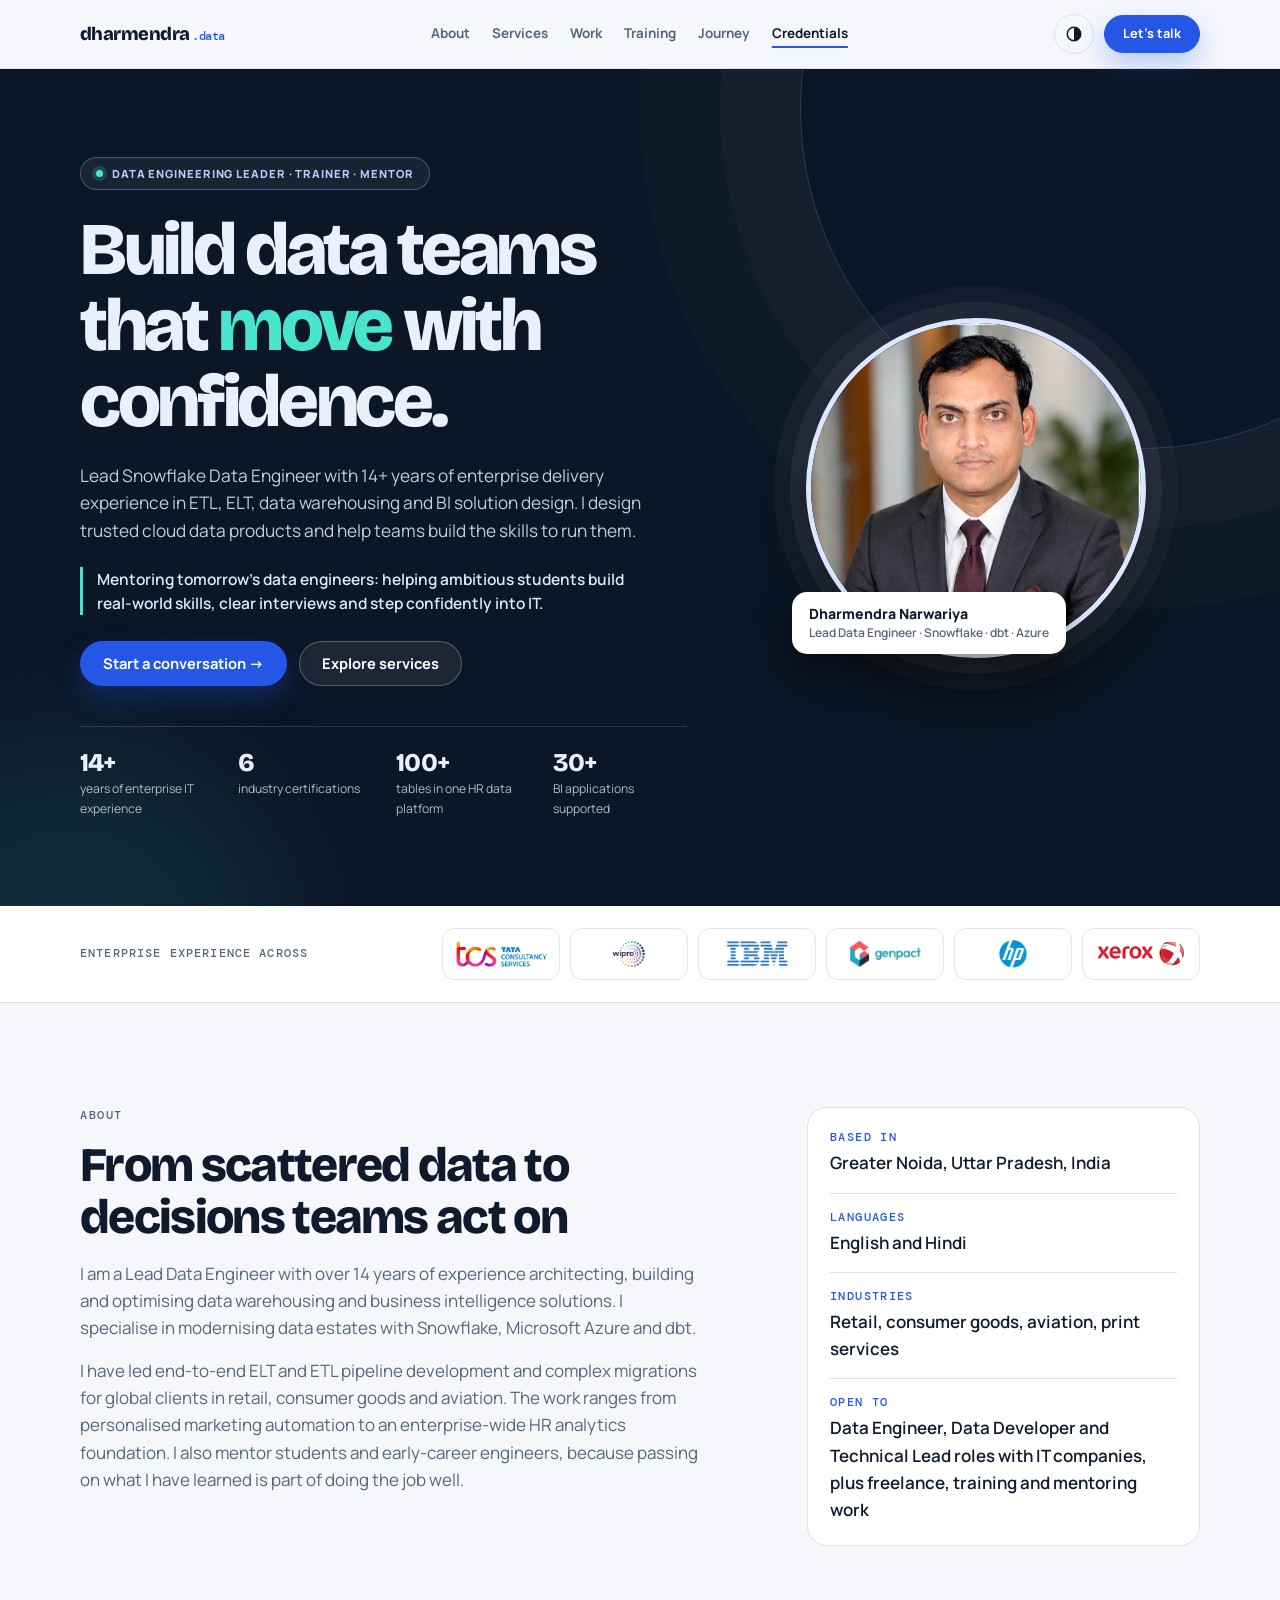
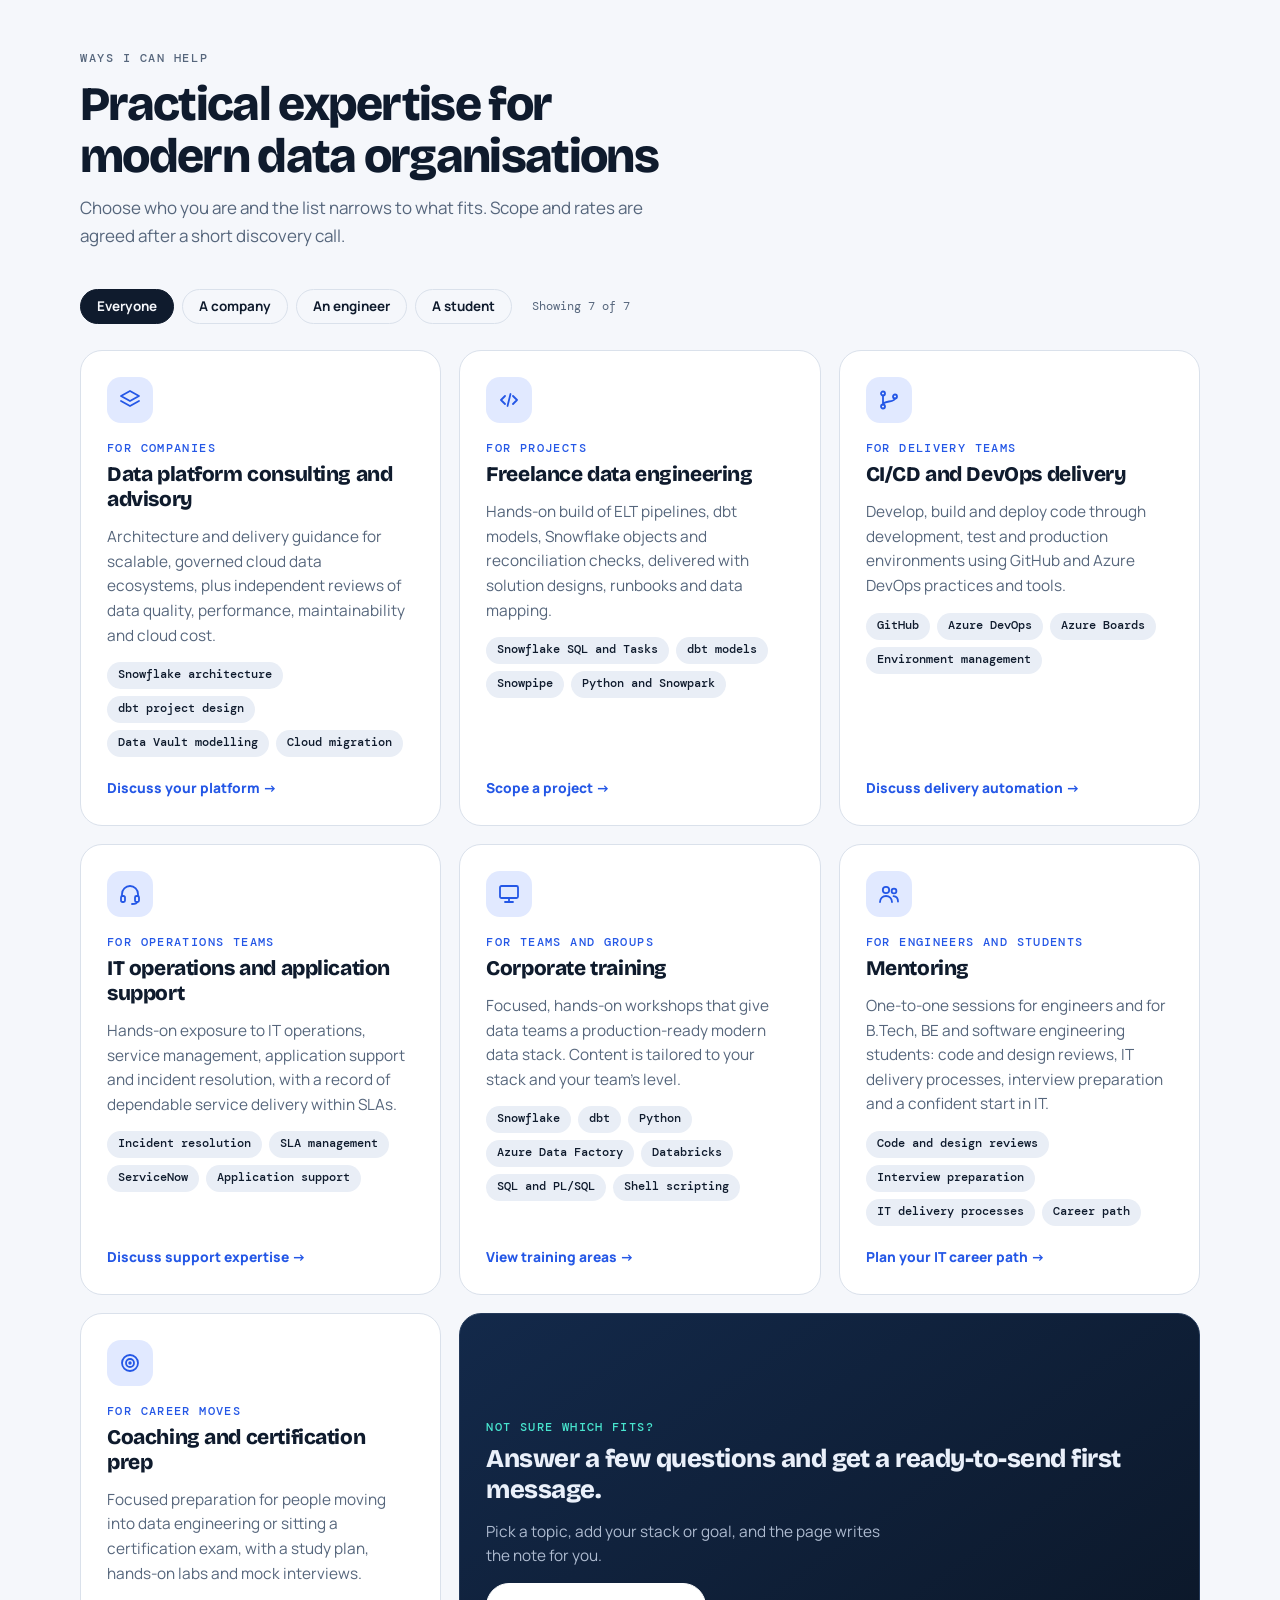
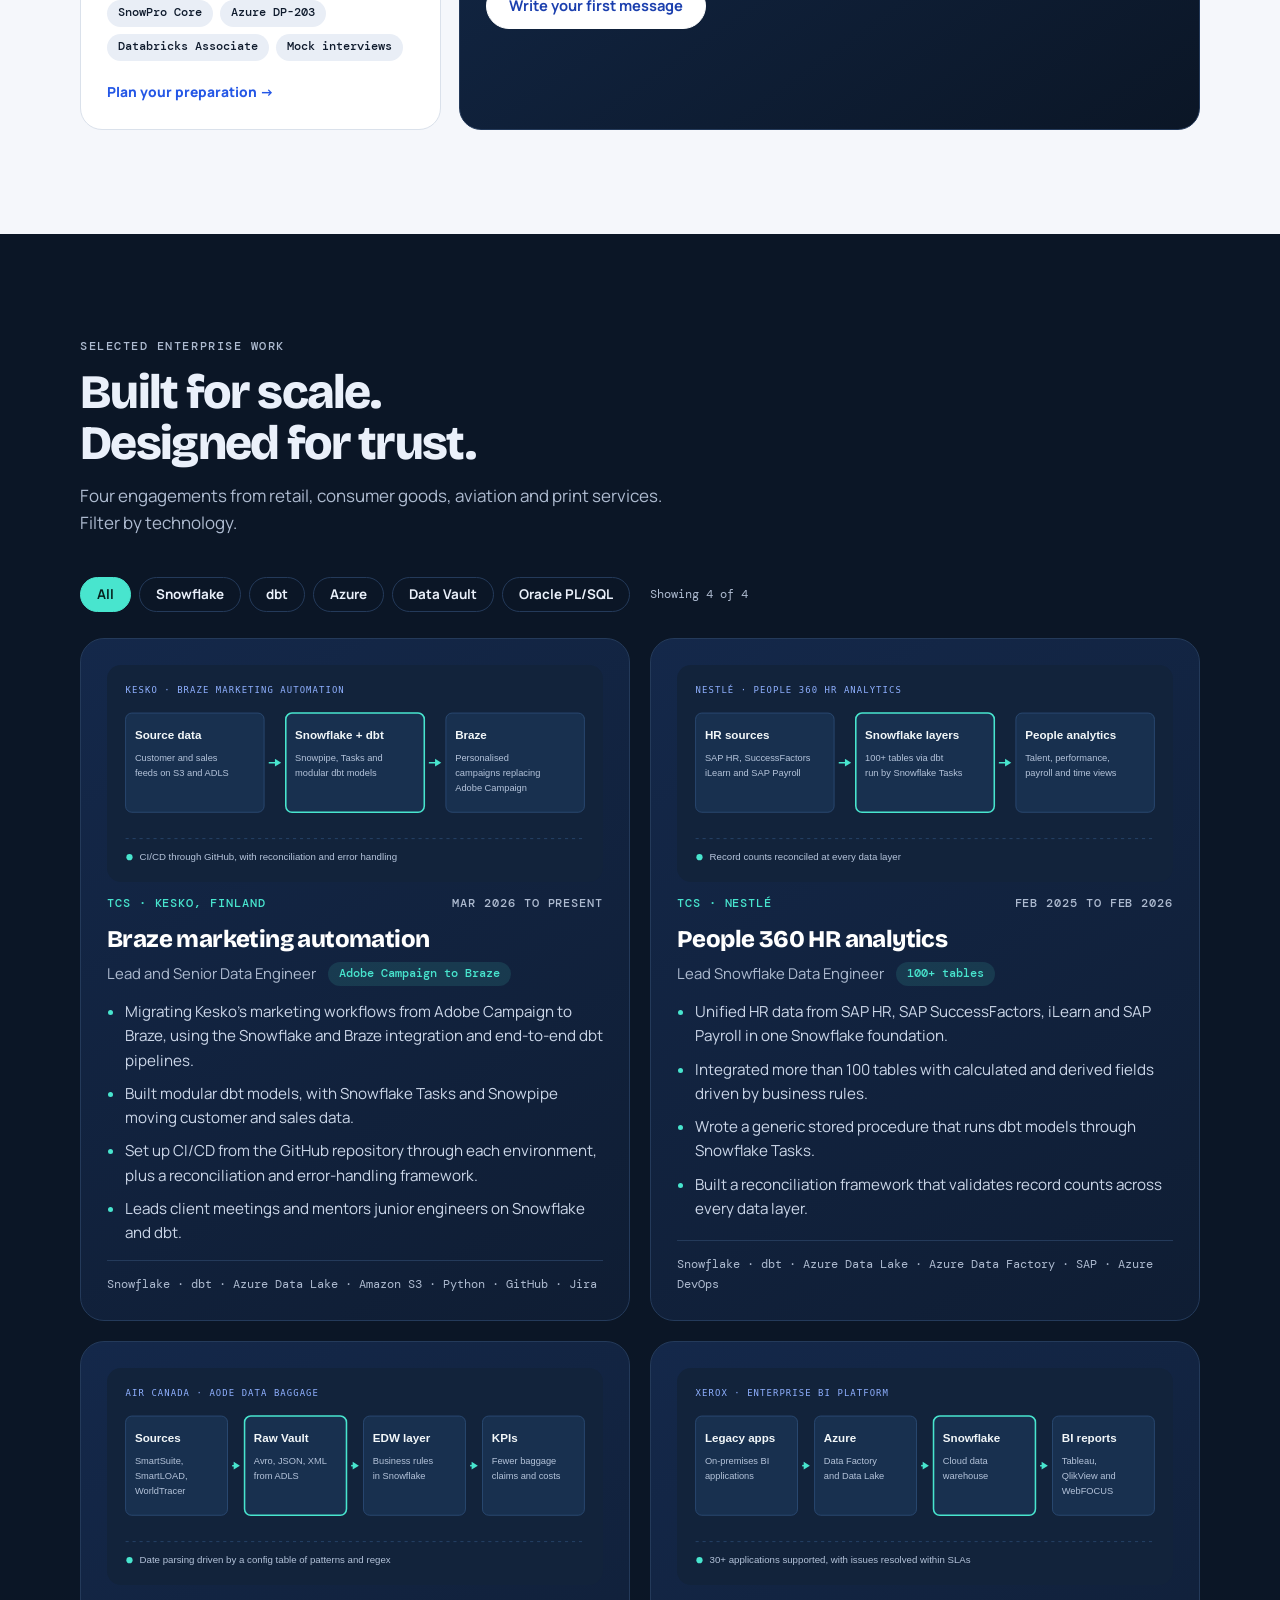
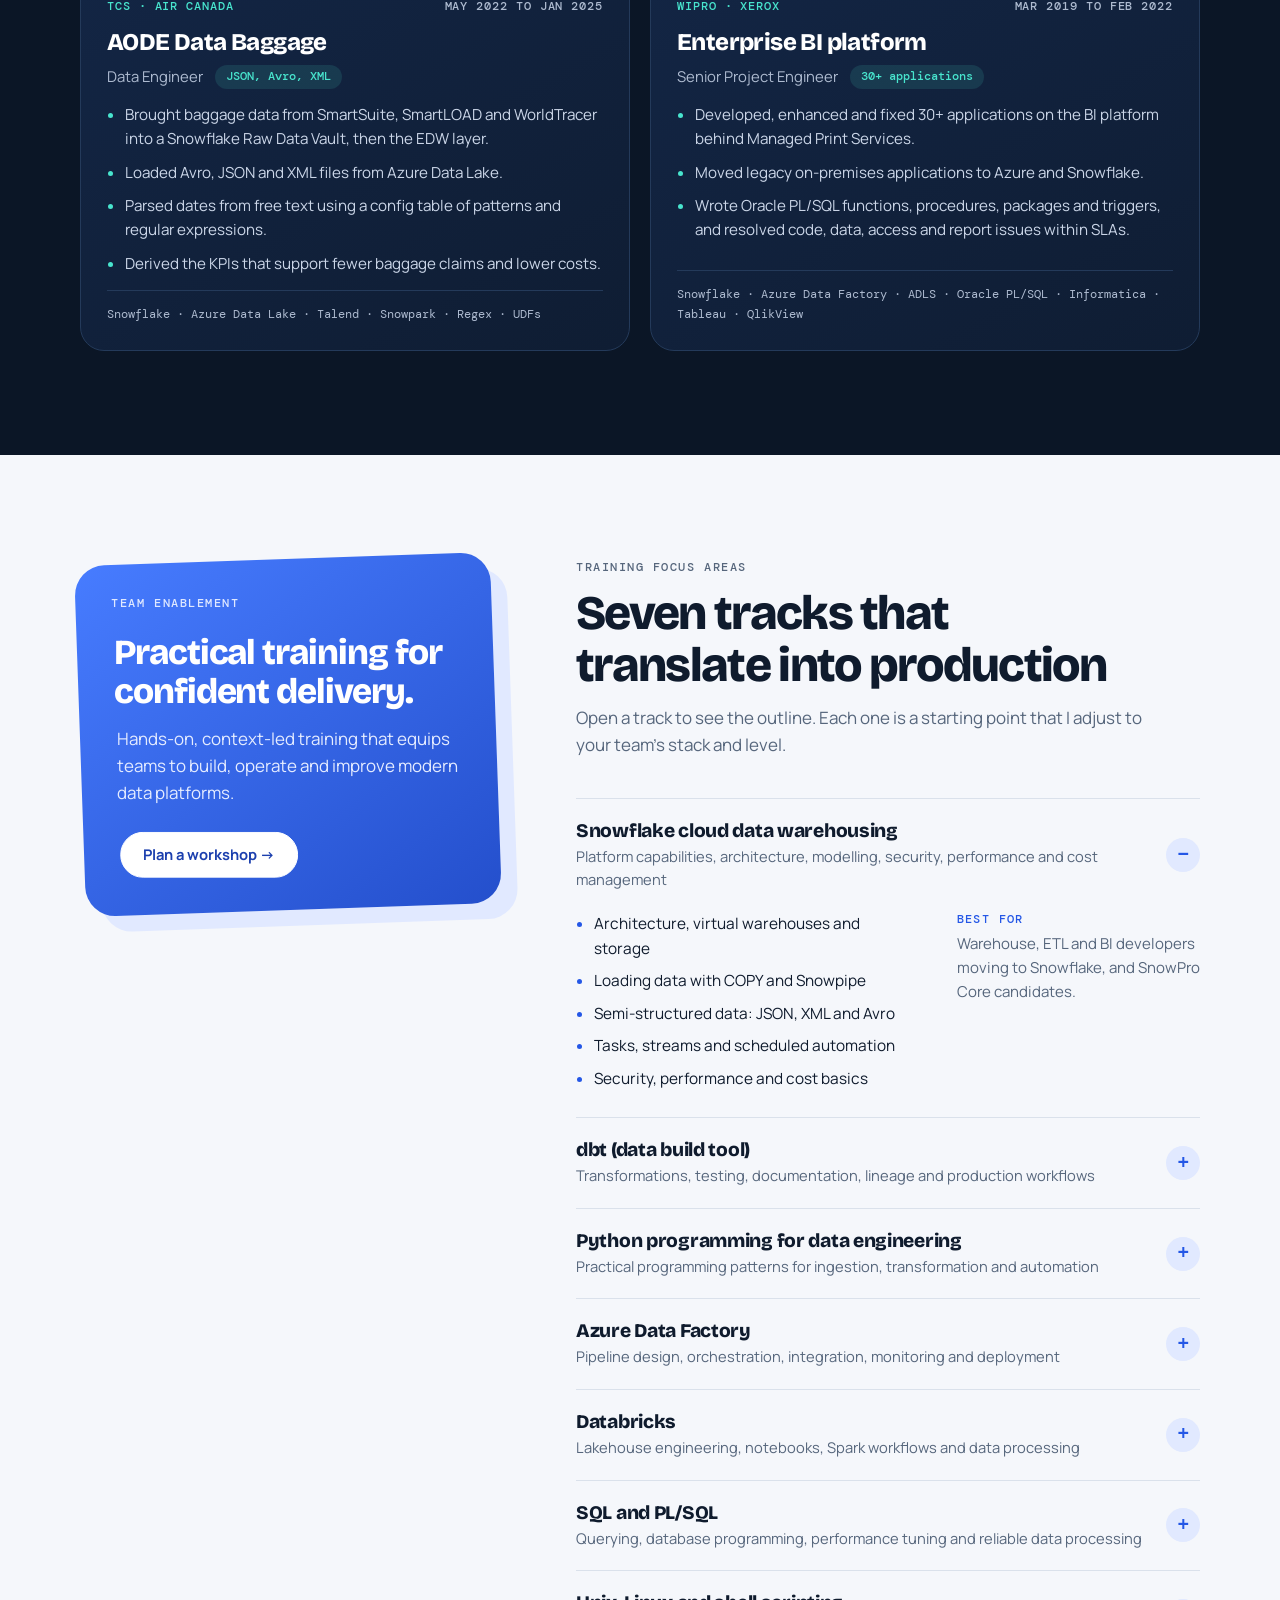
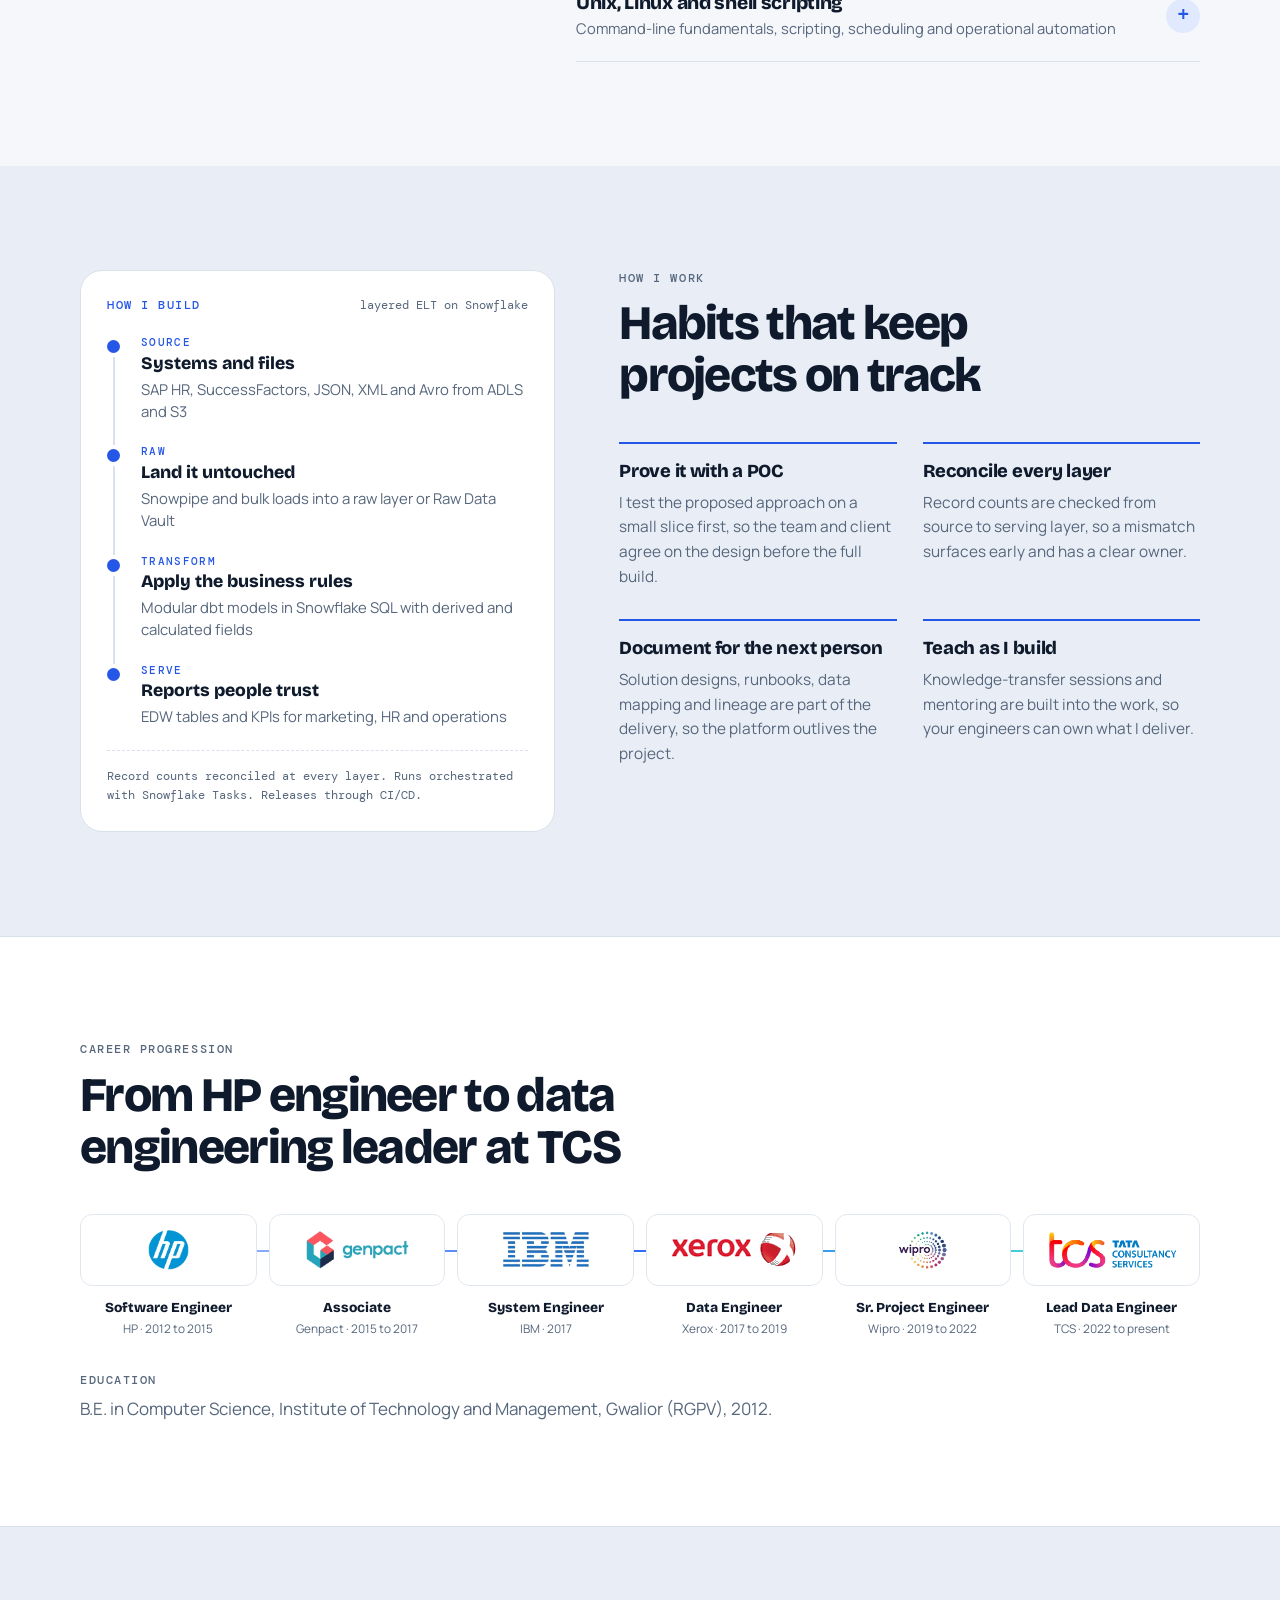
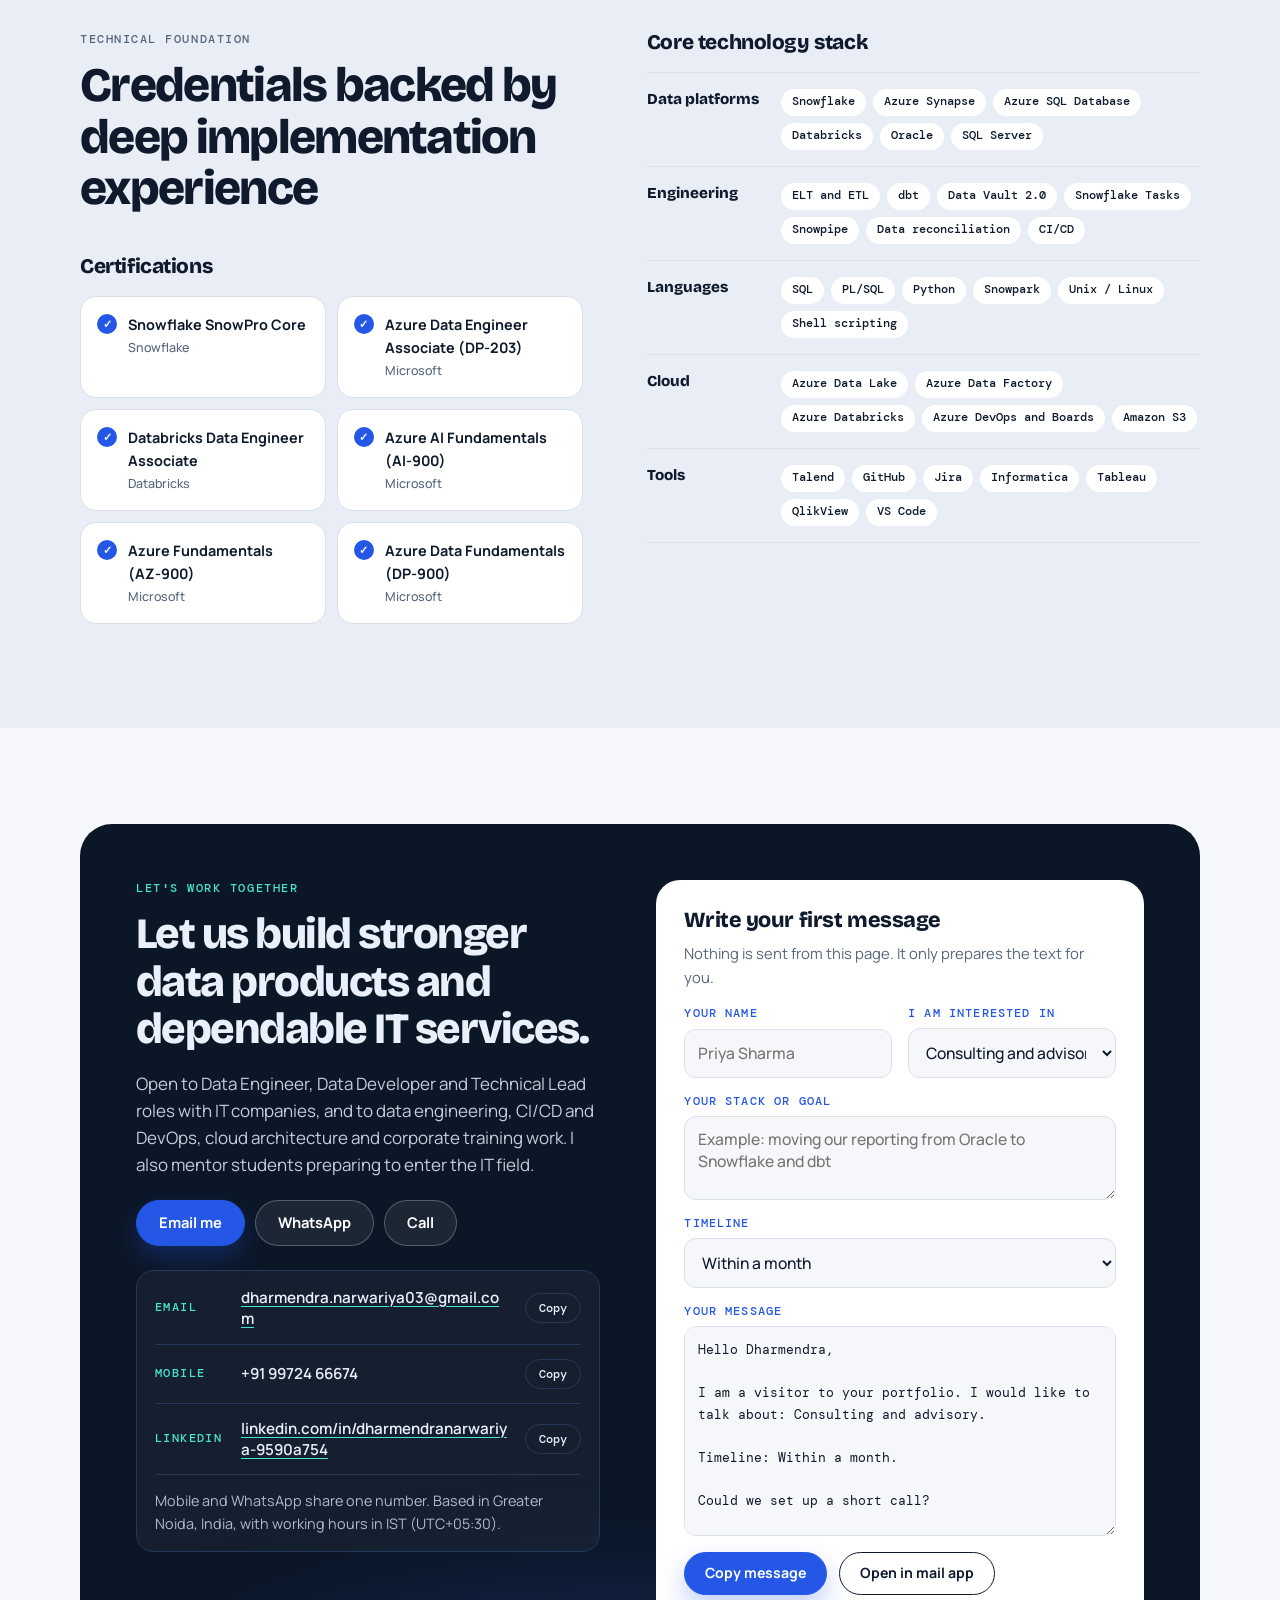
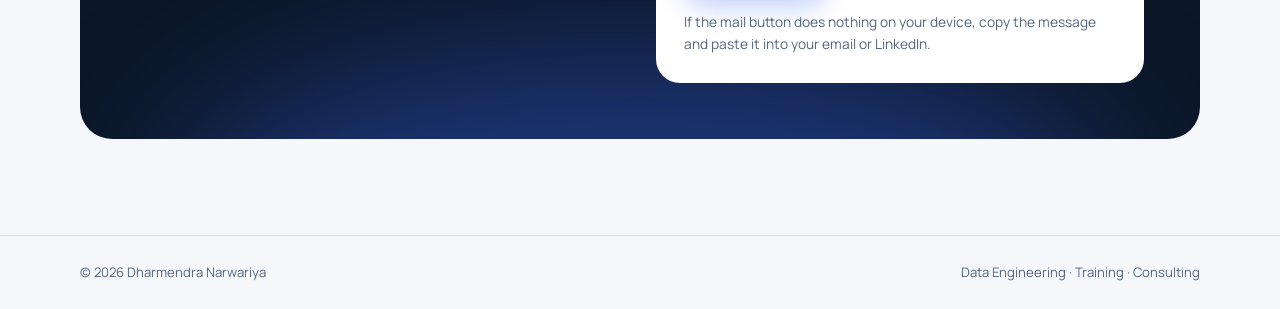
<file: index.html>
<!doctype html>
<html lang="en">
<head>
  <meta charset="utf-8">
  <meta name="viewport" content="width=device-width, initial-scale=1">
  <title>Dharmendra Narwariya | Lead Data Engineer, Trainer and Mentor</title>
  <meta name="description" content="Lead Data Engineer with 14+ years of enterprise experience. Data platform consulting, freelance delivery, corporate training, mentoring and coaching on Snowflake, dbt, Azure and Databricks.">
  <link rel="canonical" href="https://dharmendra-narwariya.github.io/">
  <meta name="theme-color" content="#0B1626">

  <meta property="og:type" content="website">
  <meta property="og:title" content="Dharmendra Narwariya | Lead Data Engineer">
  <meta property="og:description" content="Build data teams that move with confidence. Consulting, freelance delivery, training, mentoring and coaching.">
  <meta property="og:url" content="https://dharmendra-narwariya.github.io/">
  <meta property="og:image" content="https://dharmendra-narwariya.github.io/images/og-card.png">
  <meta property="og:image:width" content="1200">
  <meta property="og:image:height" content="630">
  <meta name="twitter:card" content="summary_large_image">

  <link rel="icon" href="images/favicon.svg" type="image/svg+xml">
  <link rel="preconnect" href="https://fonts.googleapis.com">
  <link rel="preconnect" href="https://fonts.gstatic.com" crossorigin>
  <link rel="stylesheet" href="https://fonts.googleapis.com/css2?family=Bricolage+Grotesque:opsz,wght@12..96,500..800&family=DM+Mono:wght@400;500&family=Manrope:wght@400;500;600;700;800&display=swap">

  <script>
    /* Apply a saved theme before the page paints, to avoid a flash */
    (function () {
      try {
        var s = localStorage.getItem('theme');
        if (s === 'dark' || s === 'light') { document.documentElement.setAttribute('data-theme', s); }
      } catch (e) {}
    })();
  </script>
  <link rel="stylesheet" href="css/styles.css">
  <script src="js/main.js" defer></script>

  <script type="application/ld+json">
  {
    "@context": "https://schema.org",
    "@type": "Person",
    "name": "Dharmendra Narwariya",
    "jobTitle": "Lead Data Engineer",
    "url": "https://dharmendra-narwariya.github.io/",
    "image": "https://dharmendra-narwariya.github.io/images/profile.jpg",
    "worksFor": { "@type": "Organization", "name": "Tata Consultancy Services" },
    "address": { "@type": "PostalAddress", "addressLocality": "Greater Noida", "addressRegion": "Uttar Pradesh", "addressCountry": "IN" },
    "sameAs": ["https://www.linkedin.com/in/dharmendranarwariya-9590a754"],
    "knowsAbout": ["Snowflake", "dbt", "Azure Data Factory", "Databricks", "Data Vault", "ELT", "Data warehousing", "CI/CD"]
  }
  </script>
</head>
<body>
  <a class="skip" href="#top">Skip to content</a>

  <header class="site-header">
    <div class="shell bar">
      <a class="brand" href="#top">dharmendra<i>.data</i></a>
      <nav class="nav-links" id="nav-links" aria-label="Sections">
        <a href="#about">About</a>
        <a href="#services">Services</a>
        <a href="#work">Work</a>
        <a href="#training">Training</a>
        <a href="#journey">Journey</a>
        <a href="#credentials">Credentials</a>
      </nav>
      <div class="nav-tools">
        <button class="icon-btn" id="theme-btn" type="button" aria-label="Switch colour theme">
          <svg viewBox="0 0 24 24" width="18" height="18" aria-hidden="true"><circle cx="12" cy="12" r="9" fill="none" stroke="currentColor" stroke-width="2"></circle><path d="M12 3a9 9 0 0 1 0 18z" fill="currentColor"></path></svg>
        </button>
        <a class="btn btn-primary nav-cta" href="#contact">Let's talk</a>
        <button class="icon-btn menu-btn" id="menu-btn" type="button" aria-label="Open menu" aria-expanded="false" aria-controls="nav-links">
          <svg viewBox="0 0 24 24" width="18" height="18" aria-hidden="true"><path d="M4 7h16M4 12h16M4 17h16" fill="none" stroke="currentColor" stroke-width="2" stroke-linecap="round"></path></svg>
        </button>
      </div>
    </div>
    <div class="progress" id="progress"></div>
  </header>

  <main id="top">
    <div class="hero-wrap">
      <section class="shell hero" aria-labelledby="hero-title">
        <div class="hero-copy">
          <p class="pill">Data engineering leader · Trainer · Mentor</p>
          <h1 id="hero-title">Build data teams that <em>move</em> with confidence.</h1>
          <p class="lede">Lead Snowflake Data Engineer with 14+ years of enterprise delivery experience in ETL, ELT, data warehousing and BI solution design. I design trusted cloud data products and help teams build the skills to run them.</p>
          <p class="mentor">Mentoring tomorrow's data engineers: helping ambitious students build real-world skills, clear interviews and step confidently into IT.</p>
          <div class="cta-row">
            <a class="btn btn-primary" href="#contact">Start a conversation →</a>
            <a class="btn btn-ghost" href="#services">Explore services</a>
          </div>
          <ul class="hero-stats">
            <li><b>14+</b><span>years of enterprise IT experience</span></li>
            <li><b>6</b><span>industry certifications</span></li>
            <li><b>100+</b><span>tables in one HR data platform</span></li>
            <li><b>30+</b><span>BI applications supported</span></li>
          </ul>
        </div>

        <div class="hero-visual">
          <div class="portrait">
            <img src="images/profile.jpg" width="509" height="509" alt="Portrait of Dharmendra Narwariya" fetchpriority="high">
            <div class="id-card">Dharmendra Narwariya<span>Lead Data Engineer · Snowflake · dbt · Azure</span></div>
          </div>
        </div>
      </section>
    </div>

    <div class="proof">
      <div class="shell proof-grid">
        <p class="proof-title">Enterprise experience across</p>
        <ul class="logos">
          <li class="logo-tile"><img src="images/logos/tcs.png" width="254" height="78" alt="Tata Consultancy Services" loading="lazy"></li>
          <li class="logo-tile"><img src="images/logos/wipro.png" width="171" height="139" alt="Wipro" loading="lazy"></li>
          <li class="logo-tile"><img src="images/logos/ibm.png" width="304" height="133" alt="IBM" loading="lazy"></li>
          <li class="logo-tile"><img src="images/logos/genpact.png" width="313" height="121" alt="Genpact" loading="lazy"></li>
          <li class="logo-tile"><img src="images/logos/hp.png" width="247" height="244" alt="Hewlett Packard" loading="lazy"></li>
          <li class="logo-tile"><img src="images/logos/xerox.png" width="132" height="34" alt="Xerox" loading="lazy"></li>
        </ul>
      </div>
    </div>

    <section class="section" id="about">
      <div class="shell about">
        <div class="about-copy">
          <p class="eyebrow">About</p>
          <h2 class="h2">From scattered data to decisions teams act on</h2>
          <p>I am a Lead Data Engineer with over 14 years of experience architecting, building and optimising data warehousing and business intelligence solutions. I specialise in modernising data estates with Snowflake, Microsoft Azure and dbt.</p>
          <p>I have led end-to-end ELT and ETL pipeline development and complex migrations for global clients in retail, consumer goods and aviation. The work ranges from personalised marketing automation to an enterprise-wide HR analytics foundation. I also mentor students and early-career engineers, because passing on what I have learned is part of doing the job well.</p>
        </div>
        <dl class="about-card">
          <div><dt>Based in</dt><dd>Greater Noida, Uttar Pradesh, India</dd></div>
          <div><dt>Languages</dt><dd>English and Hindi</dd></div>
          <div><dt>Industries</dt><dd>Retail, consumer goods, aviation, print services</dd></div>
          <div><dt>Open to</dt><dd>Data Engineer, Data Developer and Technical Lead roles with IT companies, plus freelance, training and mentoring work</dd></div>
        </dl>
      </div>
    </section>

    <section class="section" id="services" style="padding-top:0">
      <div class="shell">
        <div class="sec-head">
          <p class="eyebrow">Ways I can help</p>
          <h2 class="h2">Practical expertise for modern data organisations</h2>
          <p>Choose who you are and the list narrows to what fits. Scope and rates are agreed after a short discovery call.</p>
        </div>

        <div class="filter-bar">
          <div class="seg" role="group" aria-label="Show services for" data-filter-group="services">
            <button type="button" data-value="all" aria-pressed="true">Everyone</button>
            <button type="button" data-value="company" aria-pressed="false">A company</button>
            <button type="button" data-value="engineer" aria-pressed="false">An engineer</button>
            <button type="button" data-value="student" aria-pressed="false">A student</button>
          </div>
          <p class="filter-count" data-filter-count="services" aria-live="polite">Showing 7 of 7</p>
        </div>

        <div class="svc-grid">
          <article class="svc" data-filter-item="services" data-match="company">
            <div class="icon"><svg viewBox="0 0 24 24" aria-hidden="true"><path d="M12 3 3 8l9 5 9-5-9-5z"/><path d="m3 13 9 5 9-5"/></svg></div>
            <p class="for">For companies</p>
            <h3>Data platform consulting and advisory</h3>
            <p>Architecture and delivery guidance for scalable, governed cloud data ecosystems, plus independent reviews of data quality, performance, maintainability and cloud cost.</p>
            <ul class="chips"><li>Snowflake architecture</li><li>dbt project design</li><li>Data Vault modelling</li><li>Cloud migration</li></ul>
            <a class="more" href="#contact" data-service="Consulting and advisory">Discuss your platform →</a>
          </article>
          <article class="svc" data-filter-item="services" data-match="company">
            <div class="icon"><svg viewBox="0 0 24 24" aria-hidden="true"><path d="m8 8-4 4 4 4M16 8l4 4-4 4M13.5 6l-3 12"/></svg></div>
            <p class="for">For projects</p>
            <h3>Freelance data engineering</h3>
            <p>Hands-on build of ELT pipelines, dbt models, Snowflake objects and reconciliation checks, delivered with solution designs, runbooks and data mapping.</p>
            <ul class="chips"><li>Snowflake SQL and Tasks</li><li>dbt models</li><li>Snowpipe</li><li>Python and Snowpark</li></ul>
            <a class="more" href="#contact" data-service="Freelance delivery">Scope a project →</a>
          </article>
          <article class="svc" data-filter-item="services" data-match="company">
            <div class="icon"><svg viewBox="0 0 24 24" aria-hidden="true"><circle cx="6" cy="5.5" r="2"/><circle cx="6" cy="18.5" r="2"/><circle cx="18" cy="8.5" r="2"/><path d="M6 7.5v9M18 10.5c0 4-12 2-12 6"/></svg></div>
            <p class="for">For delivery teams</p>
            <h3>CI/CD and DevOps delivery</h3>
            <p>Develop, build and deploy code through development, test and production environments using GitHub and Azure DevOps practices and tools.</p>
            <ul class="chips"><li>GitHub</li><li>Azure DevOps</li><li>Azure Boards</li><li>Environment management</li></ul>
            <a class="more" href="#contact" data-service="CI/CD and DevOps delivery">Discuss delivery automation →</a>
          </article>
          <article class="svc" data-filter-item="services" data-match="company">
            <div class="icon"><svg viewBox="0 0 24 24" aria-hidden="true"><path d="M4 14v-2a8 8 0 0 1 16 0v2"/><rect x="3" y="14" width="4" height="6" rx="1.5"/><rect x="17" y="14" width="4" height="6" rx="1.5"/><path d="M19 20c0 1.5-2 2-5 2"/></svg></div>
            <p class="for">For operations teams</p>
            <h3>IT operations and application support</h3>
            <p>Hands-on exposure to IT operations, service management, application support and incident resolution, with a record of dependable service delivery within SLAs.</p>
            <ul class="chips"><li>Incident resolution</li><li>SLA management</li><li>ServiceNow</li><li>Application support</li></ul>
            <a class="more" href="#contact" data-service="IT operations support">Discuss support expertise →</a>
          </article>
          <article class="svc" data-filter-item="services" data-match="company engineer">
            <div class="icon"><svg viewBox="0 0 24 24" aria-hidden="true"><rect x="3" y="4" width="18" height="12" rx="1.5"/><path d="M12 16v4M8 20h8"/></svg></div>
            <p class="for">For teams and groups</p>
            <h3>Corporate training</h3>
            <p>Focused, hands-on workshops that give data teams a production-ready modern data stack. Content is tailored to your stack and your team's level.</p>
            <ul class="chips"><li>Snowflake</li><li>dbt</li><li>Python</li><li>Azure Data Factory</li><li>Databricks</li><li>SQL and PL/SQL</li><li>Shell scripting</li></ul>
            <a class="more" href="#training" data-service="Corporate training">View training areas →</a>
          </article>
          <article class="svc" data-filter-item="services" data-match="engineer student">
            <div class="icon"><svg viewBox="0 0 24 24" aria-hidden="true"><circle cx="9" cy="8" r="3.2"/><path d="M3 20c0-3.5 2.7-6 6-6s6 2.5 6 6"/><circle cx="17" cy="9" r="2.4"/><path d="M16.5 14.2c2.7.3 4.5 2.4 4.5 5.3"/></svg></div>
            <p class="for">For engineers and students</p>
            <h3>Mentoring</h3>
            <p>One-to-one sessions for engineers and for B.Tech, BE and software engineering students: code and design reviews, IT delivery processes, interview preparation and a confident start in IT.</p>
            <ul class="chips"><li>Code and design reviews</li><li>Interview preparation</li><li>IT delivery processes</li><li>Career path</li></ul>
            <a class="more" href="#contact" data-service="Mentoring">Plan your IT career path →</a>
          </article>
          <article class="svc" data-filter-item="services" data-match="engineer student">
            <div class="icon"><svg viewBox="0 0 24 24" aria-hidden="true"><circle cx="12" cy="12" r="8"/><circle cx="12" cy="12" r="4"/><circle cx="12" cy="12" r=".8" fill="currentColor"/></svg></div>
            <p class="for">For career moves</p>
            <h3>Coaching and certification prep</h3>
            <p>Focused preparation for people moving into data engineering or sitting a certification exam, with a study plan, hands-on labs and mock interviews.</p>
            <ul class="chips"><li>SnowPro Core</li><li>Azure DP-203</li><li>Databricks Associate</li><li>Mock interviews</li></ul>
            <a class="more" href="#contact" data-service="Coaching">Plan your preparation →</a>
          </article>
          <article class="svc svc-cta">
            <p class="for" style="color:var(--aqua)">Not sure which fits?</p>
            <h3>Answer a few questions and get a ready-to-send first message.</h3>
            <p>Pick a topic, add your stack or goal, and the page writes the note for you.</p>
            <a class="btn btn-light" href="#contact">Write your first message</a>
          </article>
        </div>
      </div>
    </section>

    <section class="section work" id="work">
      <div class="shell">
        <div class="sec-head">
          <p class="eyebrow">Selected enterprise work</p>
          <h2 class="h2">Built for scale. Designed for trust.</h2>
          <p>Four engagements from retail, consumer goods, aviation and print services. Filter by technology.</p>
        </div>

        <div class="filter-bar">
          <div class="seg" role="group" aria-label="Filter projects by technology" data-filter-group="work">
            <button type="button" data-value="all" aria-pressed="true">All</button>
            <button type="button" data-value="snowflake" aria-pressed="false">Snowflake</button>
            <button type="button" data-value="dbt" aria-pressed="false">dbt</button>
            <button type="button" data-value="azure" aria-pressed="false">Azure</button>
            <button type="button" data-value="datavault" aria-pressed="false">Data Vault</button>
            <button type="button" data-value="oracle" aria-pressed="false">Oracle PL/SQL</button>
          </div>
          <p class="filter-count" data-filter-count="work" aria-live="polite">Showing 4 of 4</p>
        </div>

        <div class="cases">
          <article class="case" data-filter-item="work" data-match="snowflake dbt azure">
            <img class="case-img" src="images/projects/kesko-braze.svg" width="640" height="280" alt="Diagram: customer and sales data flows through Snowflake and dbt into Braze" loading="lazy">
            <div class="case-meta"><span>TCS · Kesko, Finland</span><span>Mar 2026 to present</span></div>
            <h3>Braze marketing automation</h3>
            <p class="role">Lead and Senior Data Engineer <span class="hl">Adobe Campaign to Braze</span></p>
            <ul>
              <li>Migrating Kesko's marketing workflows from Adobe Campaign to Braze, using the Snowflake and Braze integration and end-to-end dbt pipelines.</li>
              <li>Built modular dbt models, with Snowflake Tasks and Snowpipe moving customer and sales data.</li>
              <li>Set up CI/CD from the GitHub repository through each environment, plus a reconciliation and error-handling framework.</li>
              <li>Leads client meetings and mentors junior engineers on Snowflake and dbt.</li>
            </ul>
            <p class="stack">Snowflake · dbt · Azure Data Lake · Amazon S3 · Python · GitHub · Jira</p>
          </article>

          <article class="case" data-filter-item="work" data-match="snowflake dbt azure">
            <img class="case-img" src="images/projects/nestle-people360.svg" width="640" height="280" alt="Diagram: SAP HR, SuccessFactors, iLearn and SAP Payroll data flows through Snowflake layers into people analytics" loading="lazy">
            <div class="case-meta"><span>TCS · Nestlé</span><span>Feb 2025 to Feb 2026</span></div>
            <h3>People 360 HR analytics</h3>
            <p class="role">Lead Snowflake Data Engineer <span class="hl">100+ tables</span></p>
            <ul>
              <li>Unified HR data from SAP HR, SAP SuccessFactors, iLearn and SAP Payroll in one Snowflake foundation.</li>
              <li>Integrated more than 100 tables with calculated and derived fields driven by business rules.</li>
              <li>Wrote a generic stored procedure that runs dbt models through Snowflake Tasks.</li>
              <li>Built a reconciliation framework that validates record counts across every data layer.</li>
            </ul>
            <p class="stack">Snowflake · dbt · Azure Data Lake · Azure Data Factory · SAP · Azure DevOps</p>
          </article>

          <article class="case" data-filter-item="work" data-match="snowflake azure datavault">
            <img class="case-img" src="images/projects/aircanada-baggage.svg" width="640" height="280" alt="Diagram: baggage systems feed a Raw Data Vault, then the EDW layer, then baggage KPIs" loading="lazy">
            <div class="case-meta"><span>TCS · Air Canada</span><span>May 2022 to Jan 2025</span></div>
            <h3>AODE Data Baggage</h3>
            <p class="role">Data Engineer <span class="hl">JSON, Avro, XML</span></p>
            <ul>
              <li>Brought baggage data from SmartSuite, SmartLOAD and WorldTracer into a Snowflake Raw Data Vault, then the EDW layer.</li>
              <li>Loaded Avro, JSON and XML files from Azure Data Lake.</li>
              <li>Parsed dates from free text using a config table of patterns and regular expressions.</li>
              <li>Derived the KPIs that support fewer baggage claims and lower costs.</li>
            </ul>
            <p class="stack">Snowflake · Azure Data Lake · Talend · Snowpark · Regex · UDFs</p>
          </article>

          <article class="case" data-filter-item="work" data-match="snowflake azure oracle">
            <img class="case-img" src="images/projects/xerox-ebip.svg" width="640" height="280" alt="Diagram: legacy BI applications move to Azure and Snowflake and feed BI reports" loading="lazy">
            <div class="case-meta"><span>Wipro · Xerox</span><span>Mar 2019 to Feb 2022</span></div>
            <h3>Enterprise BI platform</h3>
            <p class="role">Senior Project Engineer <span class="hl">30+ applications</span></p>
            <ul>
              <li>Developed, enhanced and fixed 30+ applications on the BI platform behind Managed Print Services.</li>
              <li>Moved legacy on-premises applications to Azure and Snowflake.</li>
              <li>Wrote Oracle PL/SQL functions, procedures, packages and triggers, and resolved code, data, access and report issues within SLAs.</li>
            </ul>
            <p class="stack">Snowflake · Azure Data Factory · ADLS · Oracle PL/SQL · Informatica · Tableau · QlikView</p>
          </article>
        </div>
      </div>
    </section>

    <section class="section" id="training">
      <div class="shell training">
        <div class="training-side">
          <div class="training-box">
            <p class="eyebrow">Team enablement</p>
            <h3>Practical training for confident delivery.</h3>
            <p>Hands-on, context-led training that equips teams to build, operate and improve modern data platforms.</p>
            <a class="btn btn-light" href="#contact" data-service="Corporate training">Plan a workshop →</a>
          </div>
        </div>

        <div>
          <div class="sec-head">
            <p class="eyebrow">Training focus areas</p>
            <h2 class="h2">Seven tracks that translate into production</h2>
            <p>Open a track to see the outline. Each one is a starting point that I adjust to your team's stack and level.</p>
          </div>
          <div class="tracks">
            <details class="track" open>
              <summary><span class="t-name">Snowflake cloud data warehousing</span><span class="t-line">Platform capabilities, architecture, modelling, security, performance and cost management</span></summary>
              <div class="track-body">
                <ul>
                  <li>Architecture, virtual warehouses and storage</li>
                  <li>Loading data with COPY and Snowpipe</li>
                  <li>Semi-structured data: JSON, XML and Avro</li>
                  <li>Tasks, streams and scheduled automation</li>
                  <li>Security, performance and cost basics</li>
                </ul>
                <p class="best"><b>Best for</b>Warehouse, ETL and BI developers moving to Snowflake, and SnowPro Core candidates.</p>
              </div>
            </details>
            <details class="track">
              <summary><span class="t-name">dbt (data build tool)</span><span class="t-line">Transformations, testing, documentation, lineage and production workflows</span></summary>
              <div class="track-body">
                <ul>
                  <li>Project structure, models and sources</li>
                  <li>Tests, generated documentation and lineage</li>
                  <li>Incremental models</li>
                  <li>Running dbt on Snowflake with Tasks and CI/CD</li>
                </ul>
                <p class="best"><b>Best for</b>SQL developers and analytics engineers building ELT on a cloud warehouse.</p>
              </div>
            </details>
            <details class="track">
              <summary><span class="t-name">Python programming for data engineering</span><span class="t-line">Practical programming patterns for ingestion, transformation and automation</span></summary>
              <div class="track-body">
                <ul>
                  <li>Python for file handling and pipeline scripts</li>
                  <li>Notebooks for exploration and prototyping</li>
                  <li>Snowpark basics</li>
                  <li>Structuring and testing reusable code</li>
                </ul>
                <p class="best"><b>Best for</b>SQL-first engineers adding Python to their toolkit.</p>
              </div>
            </details>
            <details class="track">
              <summary><span class="t-name">Azure Data Factory</span><span class="t-line">Pipeline design, orchestration, integration, monitoring and deployment</span></summary>
              <div class="track-body">
                <ul>
                  <li>Pipelines, activities and datasets</li>
                  <li>Connecting Azure Data Lake and Snowflake</li>
                  <li>Triggers and scheduling</li>
                  <li>Monitoring and error handling</li>
                </ul>
                <p class="best"><b>Best for</b>Engineers preparing for DP-203 or building their first Azure pipelines.</p>
              </div>
            </details>
            <details class="track">
              <summary><span class="t-name">Databricks</span><span class="t-line">Lakehouse engineering, notebooks, Spark workflows and data processing</span></summary>
              <div class="track-body">
                <ul>
                  <li>Workspace and notebooks</li>
                  <li>Spark DataFrames and SQL</li>
                  <li>Delta tables and lakehouse basics</li>
                  <li>Preparation for the Data Engineer Associate exam</li>
                </ul>
                <p class="best"><b>Best for</b>Teams adopting Databricks and engineers sitting the associate certification.</p>
              </div>
            </details>
            <details class="track">
              <summary><span class="t-name">SQL and PL/SQL</span><span class="t-line">Querying, database programming, performance tuning and reliable data processing</span></summary>
              <div class="track-body">
                <ul>
                  <li>Analytical SQL and joins at scale</li>
                  <li>Procedures, functions and packages</li>
                  <li>Cursors, exceptions and triggers</li>
                  <li>Query tuning basics</li>
                </ul>
                <p class="best"><b>Best for</b>Graduates and developers who need solid database skills.</p>
              </div>
            </details>
            <details class="track">
              <summary><span class="t-name">Unix, Linux and shell scripting</span><span class="t-line">Command-line fundamentals, scripting, scheduling and operational automation</span></summary>
              <div class="track-body">
                <ul>
                  <li>Navigation and file handling</li>
                  <li>Scripts for scheduling and automation</li>
                  <li>Text processing</li>
                  <li>Logging and error handling</li>
                </ul>
                <p class="best"><b>Best for</b>Freshers and support engineers moving into data work.</p>
              </div>
            </details>
          </div>
        </div>
      </div>
    </section>

    <section class="section approach" id="approach">
      <div class="shell approach-grid">
        <aside class="flow" aria-label="Layered ELT pattern">
          <div class="flow-title">
            <span class="eyebrow">How I build</span>
            <span>layered ELT on Snowflake</span>
          </div>
          <ol>
            <li>
              <span class="tag">Source</span>
              <span class="name">Systems and files</span>
              <span class="detail">SAP HR, SuccessFactors, JSON, XML and Avro from ADLS and S3</span>
            </li>
            <li>
              <span class="tag">Raw</span>
              <span class="name">Land it untouched</span>
              <span class="detail">Snowpipe and bulk loads into a raw layer or Raw Data Vault</span>
            </li>
            <li>
              <span class="tag">Transform</span>
              <span class="name">Apply the business rules</span>
              <span class="detail">Modular dbt models in Snowflake SQL with derived and calculated fields</span>
            </li>
            <li>
              <span class="tag">Serve</span>
              <span class="name">Reports people trust</span>
              <span class="detail">EDW tables and KPIs for marketing, HR and operations</span>
            </li>
          </ol>
          <p class="flow-note">Record counts reconciled at every layer. Runs orchestrated with Snowflake Tasks. Releases through CI/CD.</p>
        </aside>

        <div>
          <div class="sec-head">
            <p class="eyebrow">How I work</p>
            <h2 class="h2">Habits that keep projects on track</h2>
          </div>
          <div class="principles">
            <div class="principle">
              <h3>Prove it with a POC</h3>
              <p>I test the proposed approach on a small slice first, so the team and client agree on the design before the full build.</p>
            </div>
            <div class="principle">
              <h3>Reconcile every layer</h3>
              <p>Record counts are checked from source to serving layer, so a mismatch surfaces early and has a clear owner.</p>
            </div>
            <div class="principle">
              <h3>Document for the next person</h3>
              <p>Solution designs, runbooks, data mapping and lineage are part of the delivery, so the platform outlives the project.</p>
            </div>
            <div class="principle">
              <h3>Teach as I build</h3>
              <p>Knowledge-transfer sessions and mentoring are built into the work, so your engineers can own what I deliver.</p>
            </div>
          </div>
        </div>
      </div>
    </section>

    <section class="section journey" id="journey">
      <div class="shell">
        <div class="sec-head">
          <p class="eyebrow">Career progression</p>
          <h2 class="h2">From HP engineer to data engineering leader at TCS</h2>
        </div>
        <ol class="journey-track">
          <li class="stop">
            <div class="logo-tile"><img src="images/logos/hp.png" width="247" height="244" alt="Hewlett Packard" loading="lazy"></div>
            <b>Software Engineer</b><span>HP · 2012 to 2015</span>
          </li>
          <li class="stop">
            <div class="logo-tile"><img src="images/logos/genpact.png" width="313" height="121" alt="Genpact" loading="lazy"></div>
            <b>Associate</b><span>Genpact · 2015 to 2017</span>
          </li>
          <li class="stop">
            <div class="logo-tile"><img src="images/logos/ibm.png" width="304" height="133" alt="IBM" loading="lazy"></div>
            <b>System Engineer</b><span>IBM · 2017</span>
          </li>
          <li class="stop">
            <div class="logo-tile"><img src="images/logos/xerox.png" width="132" height="34" alt="Xerox" loading="lazy"></div>
            <b>Data Engineer</b><span>Xerox · 2017 to 2019</span>
          </li>
          <li class="stop">
            <div class="logo-tile"><img src="images/logos/wipro.png" width="171" height="139" alt="Wipro" loading="lazy"></div>
            <b>Sr. Project Engineer</b><span>Wipro · 2019 to 2022</span>
          </li>
          <li class="stop">
            <div class="logo-tile"><img src="images/logos/tcs.png" width="254" height="78" alt="Tata Consultancy Services" loading="lazy"></div>
            <b>Lead Data Engineer</b><span>TCS · 2022 to present</span>
          </li>
        </ol>
        <div class="edu">
          <p class="eyebrow">Education</p>
          <p>B.E. in Computer Science, Institute of Technology and Management, Gwalior (RGPV), 2012.</p>
        </div>
      </div>
    </section>

    <section class="section cred" id="credentials">
      <div class="shell cred-grid">
        <div>
          <div class="sec-head">
            <p class="eyebrow">Technical foundation</p>
            <h2 class="h2">Credentials backed by deep implementation experience</h2>
          </div>
          <h3>Certifications</h3>
          <ul class="certs">
            <li><span>Snowflake SnowPro Core<small>Snowflake</small></span></li>
            <li><span>Azure Data Engineer Associate (DP-203)<small>Microsoft</small></span></li>
            <li><span>Databricks Data Engineer Associate<small>Databricks</small></span></li>
            <li><span>Azure AI Fundamentals (AI-900)<small>Microsoft</small></span></li>
            <li><span>Azure Fundamentals (AZ-900)<small>Microsoft</small></span></li>
            <li><span>Azure Data Fundamentals (DP-900)<small>Microsoft</small></span></li>
          </ul>
        </div>
        <div>
          <h3>Core technology stack</h3>
          <dl>
            <div class="skill-row">
              <dt>Data platforms</dt>
              <dd><ul class="chips"><li>Snowflake</li><li>Azure Synapse</li><li>Azure SQL Database</li><li>Databricks</li><li>Oracle</li><li>SQL Server</li></ul></dd>
            </div>
            <div class="skill-row">
              <dt>Engineering</dt>
              <dd><ul class="chips"><li>ELT and ETL</li><li>dbt</li><li>Data Vault 2.0</li><li>Snowflake Tasks</li><li>Snowpipe</li><li>Data reconciliation</li><li>CI/CD</li></ul></dd>
            </div>
            <div class="skill-row">
              <dt>Languages</dt>
              <dd><ul class="chips"><li>SQL</li><li>PL/SQL</li><li>Python</li><li>Snowpark</li><li>Unix / Linux</li><li>Shell scripting</li></ul></dd>
            </div>
            <div class="skill-row">
              <dt>Cloud</dt>
              <dd><ul class="chips"><li>Azure Data Lake</li><li>Azure Data Factory</li><li>Azure Databricks</li><li>Azure DevOps and Boards</li><li>Amazon S3</li></ul></dd>
            </div>
            <div class="skill-row">
              <dt>Tools</dt>
              <dd><ul class="chips"><li>Talend</li><li>GitHub</li><li>Jira</li><li>Informatica</li><li>Tableau</li><li>QlikView</li><li>VS Code</li></ul></dd>
            </div>
          </dl>
        </div>
      </div>
    </section>

    <section class="shell contact" id="contact">
      <div class="contact-card">
        <div class="contact-copy">
          <p class="eyebrow">Let's work together</p>
          <h2>Let us build stronger data products and dependable IT services.</h2>
          <p class="lead">Open to Data Engineer, Data Developer and Technical Lead roles with IT companies, and to data engineering, CI/CD and DevOps, cloud architecture and corporate training work. I also mentor students preparing to enter the IT field.</p>
          <div class="contact-actions">
            <a class="btn btn-primary" href="mailto:dharmendra.narwariya03@gmail.com?subject=Let%27s%20work%20together">Email me</a>
            <a class="btn btn-ghost" href="https://wa.me/919972466674" target="_blank" rel="noopener">WhatsApp</a>
            <a class="btn btn-ghost" href="tel:+919972466674">Call</a>
          </div>

          <div class="crows">
            <div class="crow">
              <span class="clabel">Email</span>
              <span class="cval"><a id="v-email" href="mailto:dharmendra.narwariya03@gmail.com">dharmendra.narwariya03@gmail.com</a></span>
              <button class="copy" type="button" data-target="v-email" data-copy="dharmendra.narwariya03@gmail.com">Copy</button>
            </div>
            <div class="crow">
              <span class="clabel">Mobile</span>
              <span class="cval" id="v-phone">+91 99724 66674</span>
              <button class="copy" type="button" data-target="v-phone" data-copy="+91 99724 66674">Copy</button>
            </div>
            <div class="crow">
              <span class="clabel">LinkedIn</span>
              <span class="cval"><a id="v-linkedin" href="https://www.linkedin.com/in/dharmendranarwariya-9590a754" target="_blank" rel="noopener">linkedin.com/in/dharmendranarwariya-9590a754</a></span>
              <button class="copy" type="button" data-target="v-linkedin" data-copy="https://www.linkedin.com/in/dharmendranarwariya-9590a754">Copy</button>
            </div>
            <p class="crow-note">Mobile and WhatsApp share one number. Based in Greater Noida, India, with working hours in IST (UTC+05:30).</p>
          </div>
        </div>

        <form class="composer" id="composer" autocomplete="off">
          <h3>Write your first message</h3>
          <p class="hint">Nothing is sent from this page. It only prepares the text for you.</p>
          <div class="row2">
            <div class="field">
              <label for="f-name">Your name</label>
              <input id="f-name" type="text" placeholder="Priya Sharma">
            </div>
            <div class="field">
              <label for="f-service">I am interested in</label>
              <select id="f-service">
                <option>Consulting and advisory</option>
                <option>Freelance delivery</option>
                <option>CI/CD and DevOps delivery</option>
                <option>IT operations support</option>
                <option>Corporate training</option>
                <option>Mentoring</option>
                <option>Coaching</option>
                <option>A role with my company</option>
                <option>Not sure yet</option>
              </select>
            </div>
          </div>
          <div class="field">
            <label for="f-stack">Your stack or goal</label>
            <textarea id="f-stack" placeholder="Example: moving our reporting from Oracle to Snowflake and dbt"></textarea>
          </div>
          <div class="field">
            <label for="f-when">Timeline</label>
            <select id="f-when">
              <option>Within a month</option>
              <option>In one to three months</option>
              <option>Flexible</option>
            </select>
          </div>
          <div class="field">
            <label for="f-out">Your message</label>
            <textarea id="f-out" class="out" readonly></textarea>
          </div>
          <div class="actions">
            <button class="btn btn-primary" id="copy-msg" type="button">Copy message</button>
            <a class="btn" id="mail-link" href="mailto:dharmendra.narwariya03@gmail.com">Open in mail app</a>
          </div>
          <p class="note">If the mail button does nothing on your device, copy the message and paste it into your email or LinkedIn.</p>
        </form>
      </div>
    </section>
  </main>

  <footer class="site-footer">
    <div class="shell">
      <span>© <span id="year">2026</span> Dharmendra Narwariya</span>
      <span>Data Engineering · Training · Consulting</span>
    </div>
  </footer>
</body>
</html>
</file>
<file: css/styles.css>
/*
  Dharmendra Narwariya portfolio
  Look: a deep navy hero, work and contact band around light sections, with blue and aqua accents.
  Structure: sticky header, portrait hero, employer logo strip, about, services (filter by audience),
  selected work (filter by technology), training catalogue, approach, career journey, credentials, contact.

  To change the look, edit the tokens in the first three blocks below.
*/

/* ---------- Tokens ---------- */
:root{
  color-scheme:light;
  --bg:#F5F7FB;
  --surface:#FFFFFF;
  --surface-2:#E9EEF6;
  --ink:#0F1B2D;
  --muted:#56667C;
  --line:#DAE1EB;
  --accent:#2457E6;
  --accent-ink:#FFFFFF;
  --accent-soft:#E1E9FF;

  /* Navy bands stay navy in both themes */
  --navy:#0B1626;
  --navy-2:#12233B;
  --navy-line:#243A5A;
  --on-navy:#EAF0FA;
  --on-navy-muted:#AEBBD0;
  --aqua:#48E5CE;

  --font-display:"Bricolage Grotesque","Manrope","Segoe UI",Helvetica,Arial,sans-serif;
  --font-body:"Manrope","Segoe UI",Helvetica,Arial,sans-serif;
  --font-mono:"DM Mono",ui-monospace,SFMono-Regular,Menlo,Consolas,monospace;
}
@media (prefers-color-scheme: dark){
  :root:not([data-theme="light"]){
    color-scheme:dark;
    --bg:#09111F;
    --surface:#111C30;
    --surface-2:#172640;
    --ink:#E8EEF8;
    --muted:#9AAAC0;
    --line:#233450;
    --accent:#7FA2FF;
    --accent-ink:#0A1530;
    --accent-soft:#17284A;
  }
}
:root[data-theme="dark"]{
  color-scheme:dark;
  --bg:#09111F;
  --surface:#111C30;
  --surface-2:#172640;
  --ink:#E8EEF8;
  --muted:#9AAAC0;
  --line:#233450;
  --accent:#7FA2FF;
  --accent-ink:#0A1530;
  --accent-soft:#17284A;
}

/* ---------- Base ---------- */
*,*::before,*::after{box-sizing:border-box}
html{scroll-behavior:smooth;-webkit-text-size-adjust:100%;text-size-adjust:100%}
body{
  margin:0;
  background:var(--bg);
  color:var(--ink);
  font:400 1.0625rem/1.6 var(--font-body);
  -webkit-font-smoothing:antialiased;
}
[hidden]{display:none!important}
h1,h2,h3,p,ul,ol,dl,dd,figure{margin:0}
ul,ol{padding:0;list-style:none}
img{display:block;max-width:100%;height:auto}
a{color:inherit}
:focus-visible{outline:3px solid var(--accent);outline-offset:3px;border-radius:6px}
.navy :focus-visible,.hero-wrap :focus-visible{outline-color:var(--aqua)}
.skip{position:absolute;left:-9999px;top:8px;z-index:100;background:var(--accent);color:var(--accent-ink);padding:10px 16px;border-radius:99px;font-weight:700}
.skip:focus{left:8px}

.shell{
  max-width:1160px;
  margin-inline:auto;
  padding-left:max(20px,env(safe-area-inset-left,0px));
  padding-right:max(20px,env(safe-area-inset-right,0px));
}
.section{padding-block:clamp(56px,9vw,104px)}
.eyebrow{font:500 .74rem/1.4 var(--font-mono);letter-spacing:.13em;text-transform:uppercase;color:var(--accent)}
.sec-head{display:grid;gap:12px;margin-bottom:clamp(26px,4vw,40px)}
.sec-head h2,.h2{font:800 clamp(1.9rem,3.8vw,3rem)/1.08 var(--font-display);letter-spacing:-.035em;text-wrap:balance;max-width:20ch}
.sec-head p{color:var(--muted);max-width:60ch}

/* Buttons */
.btn{
  display:inline-flex;align-items:center;justify-content:center;gap:10px;
  padding:13px 22px;border-radius:99px;
  border:1.5px solid var(--ink);background:transparent;color:var(--ink);
  font:700 .92rem/1.2 var(--font-body);text-decoration:none;cursor:pointer;
  transition:transform .2s,background .2s,box-shadow .2s;
}
.btn:hover{transform:translateY(-2px);background:var(--surface-2)}
.btn-primary{background:var(--accent);border-color:var(--accent);color:var(--accent-ink);box-shadow:0 12px 26px rgba(36,87,230,.28)}
.btn-primary:hover{background:var(--accent);opacity:.92}
.btn-ghost{background:rgba(255,255,255,.07);border-color:rgba(255,255,255,.26);color:#fff}
.btn-ghost:hover{background:rgba(255,255,255,.14)}
.btn-light{background:#fff;border-color:#fff;color:#1B3FAE}
.btn-light:hover{background:#fff;opacity:.92}

/* ---------- Header ---------- */
.site-header{position:sticky;top:0;z-index:30;background:var(--bg);border-bottom:1px solid var(--line)}
.bar{position:relative;display:flex;align-items:center;justify-content:space-between;gap:16px;min-height:68px}
.brand{font:800 1.15rem/1 var(--font-display);letter-spacing:-.03em;text-decoration:none}
.brand i{font:500 .72rem/1 var(--font-mono);font-style:normal;color:var(--accent);margin-left:3px}
.nav-links{display:flex;align-items:center;gap:22px}
.nav-links a{font:700 .84rem/1 var(--font-body);text-decoration:none;color:var(--muted);padding-block:6px}
.nav-links a:hover{color:var(--ink)}
.nav-links a[aria-current="true"]{color:var(--ink);text-decoration:underline;text-decoration-color:var(--accent);text-decoration-thickness:2px;text-underline-offset:8px}
.nav-tools{display:flex;align-items:center;gap:10px}
.nav-cta{padding:10px 18px;font-size:.8rem}
.icon-btn{display:inline-grid;place-items:center;width:40px;height:40px;border:1px solid var(--line);border-radius:50%;background:transparent;color:var(--ink);cursor:pointer}
.icon-btn:hover{background:var(--surface-2)}
.menu-btn{display:none}
.progress{position:absolute;left:0;bottom:-1px;height:2px;width:100%;background:linear-gradient(90deg,var(--accent),var(--aqua));transform:scaleX(0);transform-origin:left}
@media (max-width:1060px){
  .menu-btn{display:inline-grid}
  .nav-links{display:none}
  .nav-links.open{
    display:flex;flex-direction:column;align-items:stretch;gap:2px;
    position:absolute;top:calc(100% + 8px);left:0;right:0;
    background:var(--surface);border:1px solid var(--line);border-radius:18px;padding:10px;
    box-shadow:0 18px 40px rgba(9,17,31,.18);
  }
  .nav-links.open a{padding:12px 14px;border-radius:10px;font-size:.95rem}
  .nav-links.open a:hover{background:var(--surface-2)}
  .nav-links a[aria-current="true"]{text-decoration:none;background:var(--accent-soft);color:var(--ink)}
}
@media (max-width:560px){.nav-cta{display:none}}

/* ---------- Hero ---------- */
.hero-wrap{position:relative;isolation:isolate;overflow:hidden;background:var(--navy);color:var(--on-navy)}
.hero-wrap::before{
  content:"";position:absolute;z-index:-1;width:680px;height:680px;right:-200px;top:-300px;border-radius:50%;
  border:1px solid rgba(127,157,255,.27);
  box-shadow:0 0 0 80px rgba(255,255,255,.02),0 0 0 160px rgba(255,255,255,.015);
}
.hero-wrap::after{
  content:"";position:absolute;z-index:-1;width:420px;height:420px;left:-140px;bottom:-260px;border-radius:50%;
  background:rgba(72,229,206,.10);filter:blur(70px);
}
.hero{display:grid;grid-template-columns:minmax(0,1.15fr) minmax(0,.85fr);gap:clamp(24px,5vw,64px);align-items:center;padding-block:clamp(48px,7vw,88px)}
@media (max-width:900px){.hero{grid-template-columns:minmax(0,1fr)}.hero-visual{order:-1}}
.hero-copy{display:grid;gap:22px;justify-items:start;min-width:0}
.pill{
  display:inline-flex;align-items:center;gap:9px;padding:9px 15px;border-radius:99px;
  background:rgba(255,255,255,.06);border:1px solid rgba(133,165,255,.4);color:#B7CBFF;
  font:800 .7rem/1.2 var(--font-body);letter-spacing:.08em;text-transform:uppercase;
}
.pill::before{content:"";flex:none;width:7px;height:7px;border-radius:50%;background:var(--aqua);box-shadow:0 0 0 4px rgba(72,229,206,.18)}
.hero h1{font:800 clamp(2.7rem,5.8vw,5rem)/1.02 var(--font-display);letter-spacing:-.045em;max-width:14ch;text-wrap:balance}
.hero h1 em{font-style:normal;color:var(--aqua)}
.hero .lede{font-size:1.08rem;color:#C3CDDC;max-width:58ch}
.hero .mentor{max-width:58ch;color:#DCE7FF;font-weight:600;font-size:.97rem;line-height:1.55;padding-left:14px;border-left:3px solid var(--aqua)}
.cta-row{display:flex;flex-wrap:wrap;gap:12px;margin-top:4px}
.hero-stats{display:grid;grid-template-columns:repeat(4,minmax(0,1fr));gap:18px 24px;margin-top:18px;padding-top:22px;border-top:1px solid rgba(255,255,255,.14);width:100%}
@media (max-width:520px){.hero-stats{grid-template-columns:repeat(2,minmax(0,1fr))}}
.hero-stats b{display:block;font:800 1.6rem/1.1 var(--font-display);letter-spacing:-.02em}
.hero-stats span{display:block;font-size:.76rem;color:var(--on-navy-muted);margin-top:2px}

.hero-visual{display:grid;place-items:center;padding:40px}
.portrait{position:relative;width:min(340px,100%);aspect-ratio:1 / 1}
.portrait img{
  width:100%;height:100%;border-radius:50%;object-fit:cover;object-position:50% 10%;
  border:5px solid #DCE8FF;
  box-shadow:0 0 0 16px rgba(255,255,255,.05),0 0 0 32px rgba(255,255,255,.03),0 30px 60px rgba(0,0,0,.5);
}
.id-card{
  position:absolute;left:-14px;bottom:4px;z-index:2;min-width:200px;
  background:#fff;color:#0F1B2D;padding:13px 17px;border-radius:15px;
  box-shadow:0 18px 38px rgba(0,0,0,.4);font:800 .88rem/1.3 var(--font-body);
}
.id-card span{display:block;color:#56667C;font-weight:600;font-size:.75rem;margin-top:2px}
@media (max-width:900px){.hero-visual{padding:36px 20px 28px}.id-card{left:50%;transform:translateX(-50%);bottom:-14px;white-space:nowrap}}

/* ---------- Employer logos ---------- */
.proof{background:var(--surface);border-bottom:1px solid var(--line);padding-block:22px}
.proof-grid{display:flex;flex-wrap:wrap;align-items:center;justify-content:space-between;gap:16px 32px}
.proof-title{font:500 .72rem/1.4 var(--font-mono);letter-spacing:.1em;text-transform:uppercase;color:var(--muted)}
.logos{display:flex;flex-wrap:wrap;gap:10px}
.logo-tile{display:grid;place-items:center;width:118px;height:52px;padding:8px 12px;background:#fff;border:1px solid #E1E7EF;border-radius:12px}
.logo-tile img{width:auto;height:auto;max-width:100%;max-height:28px;object-fit:contain}

/* ---------- About ---------- */
.about{display:grid;grid-template-columns:minmax(0,1.25fr) minmax(0,.75fr);gap:clamp(32px,6vw,72px);align-items:start}
@media (max-width:860px){.about{grid-template-columns:minmax(0,1fr)}}
.about-copy{display:grid;gap:16px;min-width:0}
.about-copy p{color:var(--muted);max-width:62ch}
.about-card{background:var(--surface);border:1px solid var(--line);border-radius:20px;padding:6px 22px}
.about-card div{padding-block:16px;border-top:1px solid var(--line)}
.about-card div:first-child{border-top:0}
.about-card dt{font:500 .72rem/1.4 var(--font-mono);letter-spacing:.12em;text-transform:uppercase;color:var(--accent)}
.about-card dd{margin-top:3px;font-weight:600}

/* ---------- Filters ---------- */
.filter-bar{display:flex;flex-wrap:wrap;align-items:center;gap:12px 20px;margin-bottom:26px}
.seg{display:flex;flex-wrap:wrap;gap:8px}
.seg button{font:700 .84rem/1 var(--font-body);color:var(--ink);background:transparent;border:1px solid var(--line);border-radius:99px;padding:10px 16px;cursor:pointer}
.seg button:hover{background:var(--surface-2)}
.seg button[aria-pressed="true"]{background:var(--ink);color:var(--bg);border-color:var(--ink)}
.filter-count{font:400 .76rem/1.4 var(--font-mono);color:var(--muted)}

/* ---------- Services ---------- */
.chips{display:flex;flex-wrap:wrap;gap:7px;align-content:flex-start}
.chips li{font:500 .72rem/1.3 var(--font-mono);background:var(--surface-2);color:var(--ink);padding:6px 11px;border-radius:99px}
.svc-grid{display:grid;grid-template-columns:repeat(3,minmax(0,1fr));gap:18px}
@media (max-width:1000px){.svc-grid{grid-template-columns:repeat(2,minmax(0,1fr))}}
@media (max-width:640px){.svc-grid{grid-template-columns:minmax(0,1fr)}}
.svc{
  display:flex;flex-direction:column;gap:12px;min-width:0;padding:26px;
  background:var(--surface);border:1px solid var(--line);border-radius:22px;
  transition:transform .25s,box-shadow .25s,border-color .25s;
}
.svc:hover{transform:translateY(-4px);border-color:var(--accent);box-shadow:0 18px 38px rgba(15,27,45,.1)}
.icon{display:grid;place-items:center;width:46px;height:46px;border-radius:14px;background:var(--accent-soft);color:var(--accent)}
.icon svg{width:24px;height:24px;fill:none;stroke:currentColor;stroke-width:1.8;stroke-linecap:round;stroke-linejoin:round}
.svc .for{font:500 .72rem/1.4 var(--font-mono);letter-spacing:.12em;text-transform:uppercase;color:var(--accent);margin-top:6px}
.svc h3{font:800 1.3rem/1.2 var(--font-display);letter-spacing:-.02em;margin-top:-6px}
.svc p{color:var(--muted);font-size:.96rem}
.svc .chips{margin-top:2px}
.svc .more{margin-top:auto;padding-top:8px;font-weight:800;font-size:.86rem;color:var(--accent);text-decoration:none}
.svc .more:hover{text-decoration:underline;text-underline-offset:4px}
.svc-cta{
  grid-column:span 2;justify-content:center;gap:14px;
  background:linear-gradient(145deg,#13294A,#0B1626);border-color:var(--navy-line);color:var(--on-navy);
}
.svc-cta h3{font-size:1.6rem}
.svc-cta p{color:var(--on-navy-muted);max-width:44ch}
.svc-cta .btn{align-self:flex-start}
@media (max-width:640px){.svc-cta{grid-column:auto}}

/* ---------- Work ---------- */
.work{background:var(--navy);color:var(--on-navy)}
.work .eyebrow{color:var(--aqua)}
.work .sec-head p,.work .filter-count{color:var(--on-navy-muted)}
.work .seg button{color:var(--on-navy);border-color:var(--navy-line)}
.work .seg button:hover{background:rgba(255,255,255,.07)}
.work .seg button[aria-pressed="true"]{background:var(--aqua);color:#06241F;border-color:var(--aqua)}
.cases{display:grid;grid-template-columns:repeat(2,minmax(0,1fr));gap:20px}
@media (max-width:860px){.cases{grid-template-columns:minmax(0,1fr)}}
.case{display:flex;flex-direction:column;gap:14px;min-width:0;padding:clamp(18px,3vw,26px);background:linear-gradient(150deg,#14284A,#0F1D33);border:1px solid var(--navy-line);border-radius:24px}
.case-img{width:100%;height:auto;aspect-ratio:640 / 280;border-radius:14px}
.case-meta{display:flex;flex-wrap:wrap;justify-content:space-between;gap:6px 16px;font:500 .72rem/1.4 var(--font-mono);letter-spacing:.08em;text-transform:uppercase;color:var(--aqua)}
.case-meta span:last-child{color:var(--on-navy-muted)}
.case h3{font:800 1.5rem/1.15 var(--font-display);letter-spacing:-.025em;color:#fff}
.case .role{display:flex;flex-wrap:wrap;align-items:center;gap:8px 12px;color:var(--on-navy-muted);font-size:.93rem;margin-top:-6px}
.hl{display:inline-block;padding:4px 11px;border-radius:99px;background:rgba(72,229,206,.12);color:var(--aqua);font:500 .72rem/1.4 var(--font-mono)}
.case ul{display:grid;gap:9px;padding-left:1.1rem;list-style:disc;color:#CBD6E8;font-size:.95rem}
.case li::marker{color:var(--aqua)}
.case .stack{margin-top:auto;padding-top:14px;border-top:1px solid var(--navy-line);font:400 .76rem/1.6 var(--font-mono);color:var(--on-navy-muted)}

/* ---------- Training ---------- */
.training{display:grid;grid-template-columns:minmax(0,.8fr) minmax(0,1.2fr);gap:clamp(40px,7vw,80px);align-items:start}
@media (max-width:880px){.training{grid-template-columns:minmax(0,1fr)}}
@media (min-width:881px){.training-side{position:sticky;top:110px}}
.training-box{padding:36px;border-radius:30px;color:#fff;background:linear-gradient(145deg,#477CFF,#244FCC);transform:rotate(-2deg);box-shadow:16px 16px 0 var(--accent-soft)}
.training-box>*{transform:rotate(2deg)}
.training-box .eyebrow{color:#DFE8FF}
.training-box h3{font:800 clamp(1.7rem,3vw,2.2rem)/1.1 var(--font-display);letter-spacing:-.03em;margin:14px 0}
.training-box p{color:#E5ECFF;margin-bottom:22px}
.tracks{border-bottom:1px solid var(--line)}
.track{border-top:1px solid var(--line)}
.track summary{list-style:none;cursor:pointer;display:grid;grid-template-columns:minmax(0,1fr) auto;gap:2px 16px;align-items:center;padding-block:20px}
.track summary::-webkit-details-marker{display:none}
.track summary::after{content:"+";grid-row:1 / span 2;grid-column:2;display:grid;place-items:center;width:34px;height:34px;border-radius:50%;background:var(--accent-soft);color:var(--accent);font:500 1.3rem/1 var(--font-mono)}
.track[open] summary::after{content:"\2212"}
.track summary:hover .t-name{color:var(--accent)}
.t-name{display:block;font:800 1.2rem/1.25 var(--font-display);letter-spacing:-.015em}
.t-line{display:block;color:var(--muted);font-size:.92rem}
.track-body{display:grid;grid-template-columns:minmax(0,1.4fr) minmax(0,1fr);gap:16px 40px;padding-bottom:26px}
@media (max-width:760px){.track-body{grid-template-columns:minmax(0,1fr)}}
.track-body ul{display:grid;gap:8px;padding-left:1.1rem;list-style:disc;font-size:.96rem}
.track-body li::marker{color:var(--accent)}
.track-body .best{color:var(--muted);font-size:.94rem}
.track-body .best b{display:block;font:500 .72rem/1.4 var(--font-mono);letter-spacing:.12em;text-transform:uppercase;color:var(--accent);margin-bottom:4px}

/* ---------- Approach ---------- */
.approach{background:var(--surface-2)}
.approach-grid{display:grid;grid-template-columns:minmax(0,.9fr) minmax(0,1.1fr);gap:clamp(32px,6vw,64px);align-items:start}
@media (max-width:900px){.approach-grid{grid-template-columns:minmax(0,1fr)}}
.flow{background:var(--surface);border:1px solid var(--line);border-radius:22px;padding:26px}
.flow-title{display:flex;justify-content:space-between;gap:12px;flex-wrap:wrap;margin-bottom:22px}
.flow-title span:last-child{font:400 .74rem/1.4 var(--font-mono);color:var(--muted)}
.flow li{position:relative;padding:0 0 22px 34px}
.flow li::before{content:"";position:absolute;left:0;top:5px;width:13px;height:13px;border-radius:50%;background:var(--accent);animation:beat 4.8s ease-in-out infinite}
.flow li:nth-child(2)::before{animation-delay:1.2s}
.flow li:nth-child(3)::before{animation-delay:2.4s}
.flow li:nth-child(4)::before{animation-delay:3.6s}
@keyframes beat{0%,70%,100%{box-shadow:0 0 0 0 transparent}15%{box-shadow:0 0 0 7px var(--accent-soft)}}
.flow li:not(:last-child)::after{content:"";position:absolute;left:5.5px;top:22px;bottom:-1px;width:2px;background:var(--line)}
.flow li:last-child{padding-bottom:0}
.flow .tag{display:block;font:500 .7rem/1.4 var(--font-mono);letter-spacing:.12em;text-transform:uppercase;color:var(--accent)}
.flow .name{display:block;font:800 1.1rem/1.3 var(--font-display);margin-top:2px}
.flow .detail{display:block;color:var(--muted);font-size:.93rem;line-height:1.5;margin-top:2px}
.flow-note{margin-top:22px;padding-top:16px;border-top:1px dashed var(--line);font:400 .76rem/1.6 var(--font-mono);color:var(--muted)}
.principles{display:grid;grid-template-columns:repeat(2,minmax(0,1fr));gap:30px 26px}
@media (max-width:640px){.principles{grid-template-columns:minmax(0,1fr)}}
.principle{border-top:2px solid var(--accent);padding-top:16px;display:grid;gap:8px;align-content:start}
.principle h3{font:800 1.15rem/1.25 var(--font-display);letter-spacing:-.015em}
.principle p{color:var(--muted);font-size:.96rem}

/* ---------- Journey ---------- */
.journey{background:var(--surface);border-block:1px solid var(--line)}
.journey-track{position:relative;display:grid;grid-template-columns:repeat(6,minmax(0,1fr));gap:12px}
.journey-track::before{content:"";position:absolute;left:8%;right:8%;top:36px;height:2px;background:linear-gradient(90deg,#9DB9FF,#316CFF,#48E5CE)}
.stop{position:relative;z-index:1;text-align:center;display:grid;gap:3px;justify-items:center}
.stop .logo-tile{width:100%;height:72px;margin-bottom:10px}
.stop .logo-tile img{max-height:40px}
.stop b{font:800 .86rem/1.3 var(--font-display)}
.stop span{color:var(--muted);font-size:.74rem}
@media (max-width:860px){
  .journey-track{grid-template-columns:repeat(3,minmax(0,1fr));gap:22px 12px}
  .journey-track::before{display:none}
}
@media (max-width:520px){.journey-track{grid-template-columns:repeat(2,minmax(0,1fr))}}
.edu{margin-top:34px;display:grid;gap:6px}
.edu p{color:var(--muted)}

/* ---------- Credentials ---------- */
.cred{background:var(--surface-2)}
.cred-grid{display:grid;grid-template-columns:minmax(0,1fr) minmax(0,1.1fr);gap:clamp(32px,6vw,64px);align-items:start}
@media (max-width:900px){.cred-grid{grid-template-columns:minmax(0,1fr)}}
.cred h3{font:800 1.3rem/1.2 var(--font-display);letter-spacing:-.02em;margin-bottom:16px}
.certs{display:grid;grid-template-columns:repeat(2,minmax(0,1fr));gap:11px}
@media (max-width:520px){.certs{grid-template-columns:minmax(0,1fr)}}
.certs li{display:flex;gap:11px;align-items:flex-start;padding:16px;background:var(--surface);border:1px solid var(--line);border-radius:16px;font-weight:700;font-size:.9rem}
.certs li::before{content:"\2713";flex:none;display:grid;place-items:center;width:20px;height:20px;margin-top:1px;border-radius:50%;background:var(--accent);color:var(--accent-ink);font-size:.7rem}
.certs small{display:block;color:var(--muted);font-weight:500;font-size:.78rem;margin-top:2px}
.skill-row{display:grid;grid-template-columns:116px minmax(0,1fr);gap:10px 18px;padding-block:16px;border-top:1px solid var(--line)}
.skill-row:last-child{border-bottom:1px solid var(--line)}
@media (max-width:560px){.skill-row{grid-template-columns:minmax(0,1fr)}}
.skill-row dt{font:800 .95rem/1.4 var(--font-display)}
.cred .chips li{background:var(--surface)}

/* ---------- Contact ---------- */
.contact{padding-block:clamp(48px,8vw,96px)}
.contact-card{
  position:relative;overflow:hidden;isolation:isolate;
  display:grid;grid-template-columns:minmax(0,1fr) minmax(0,1.05fr);gap:clamp(28px,5vw,56px);align-items:start;
  padding:clamp(22px,5vw,56px);border-radius:32px;background:var(--navy);color:var(--on-navy);
}
.contact-card::before{content:"";position:absolute;z-index:-1;inset:auto 8% -250px;height:340px;border-radius:50%;background:rgba(59,106,255,.38);filter:blur(80px)}
@media (max-width:920px){.contact-card{grid-template-columns:minmax(0,1fr)}}
.contact-copy{min-width:0}
.contact-copy .eyebrow{color:var(--aqua)}
.contact-copy h2{font:800 clamp(1.9rem,3.6vw,2.7rem)/1.1 var(--font-display);letter-spacing:-.035em;text-wrap:balance;margin:14px 0 16px}
.contact-copy .lead{color:#C3CDDC;max-width:48ch}
.contact-actions{display:flex;flex-wrap:wrap;gap:10px;margin-top:22px}
.crows{margin-top:24px;padding:2px 18px;border:1px solid var(--navy-line);border-radius:18px;background:rgba(255,255,255,.04)}
.crow{display:grid;grid-template-columns:72px minmax(0,1fr) auto;gap:6px 14px;align-items:center;padding-block:14px;border-top:1px solid var(--navy-line)}
.crow:first-child{border-top:0}
@media (max-width:520px){.crow{grid-template-columns:minmax(0,1fr) auto}.crow .clabel{grid-column:1 / -1}}
.clabel{font:500 .72rem/1.4 var(--font-mono);letter-spacing:.12em;text-transform:uppercase;color:var(--aqua)}
.cval{font:600 .95rem/1.4 var(--font-body);overflow-wrap:anywhere;min-width:0}
.cval a{text-decoration-color:var(--aqua);text-underline-offset:3px}
.copy{font:500 .76rem/1 var(--font-mono);color:var(--on-navy);background:transparent;border:1px solid var(--navy-line);border-radius:99px;padding:8px 13px;cursor:pointer}
.copy:hover{background:rgba(255,255,255,.08)}
.crow-note{padding-block:14px;border-top:1px solid var(--navy-line);color:var(--on-navy-muted);font-size:.9rem}

.composer{display:grid;gap:16px;min-width:0;padding:clamp(20px,3vw,28px);border-radius:24px;background:var(--surface);color:var(--ink)}
.composer h3{font:800 1.35rem/1.2 var(--font-display);letter-spacing:-.02em}
.composer .hint{color:var(--muted);font-size:.93rem;margin-top:-8px}
.row2{display:grid;grid-template-columns:repeat(2,minmax(0,1fr));gap:16px}
@media (max-width:560px){.row2{grid-template-columns:minmax(0,1fr)}}
.field{display:grid;gap:6px;min-width:0}
.field label{font:500 .72rem/1.4 var(--font-mono);letter-spacing:.1em;text-transform:uppercase;color:var(--accent)}
.field input,.field select,.field textarea{width:100%;min-width:0;padding:12px 13px;border:1px solid var(--line);border-radius:12px;background:var(--bg);color:var(--ink);font:500 .98rem/1.4 var(--font-body)}
.field textarea{resize:vertical;min-height:84px}
.field .out{font:400 .84rem/1.6 var(--font-mono);min-height:210px}
.actions{display:flex;flex-wrap:wrap;align-items:center;gap:10px 12px}
.actions .btn{padding:12px 20px;font-size:.88rem}
.note{color:var(--muted);font-size:.86rem}

/* ---------- Footer and 404 ---------- */
.site-footer{border-top:1px solid var(--line);padding-block:26px;color:var(--muted);font-size:.82rem}
.site-footer .shell{display:flex;flex-wrap:wrap;justify-content:space-between;gap:8px 24px}
.notfound{display:grid;gap:20px;justify-items:start;padding-block:clamp(64px,14vw,160px)}
.notfound h1{font:800 clamp(2.4rem,6vw,4rem)/1.05 var(--font-display);letter-spacing:-.04em}
.notfound p{color:var(--muted);max-width:46ch}
section[id]{scroll-margin-top:76px}

@media (prefers-reduced-motion:reduce){
  html{scroll-behavior:auto}
  .flow li::before{animation:none}
  .svc,.btn{transition:none}
  .svc:hover,.btn:hover{transform:none}
}
@media print{
  .site-header,.icon-btn,.filter-bar,.composer,.cta-row,.svc-cta{display:none!important}
  body{background:#fff;color:#000}
  .section{padding-block:24px}
  .case,.flow,.svc{break-inside:avoid}
  [hidden]{display:block!important}
}
</file>
